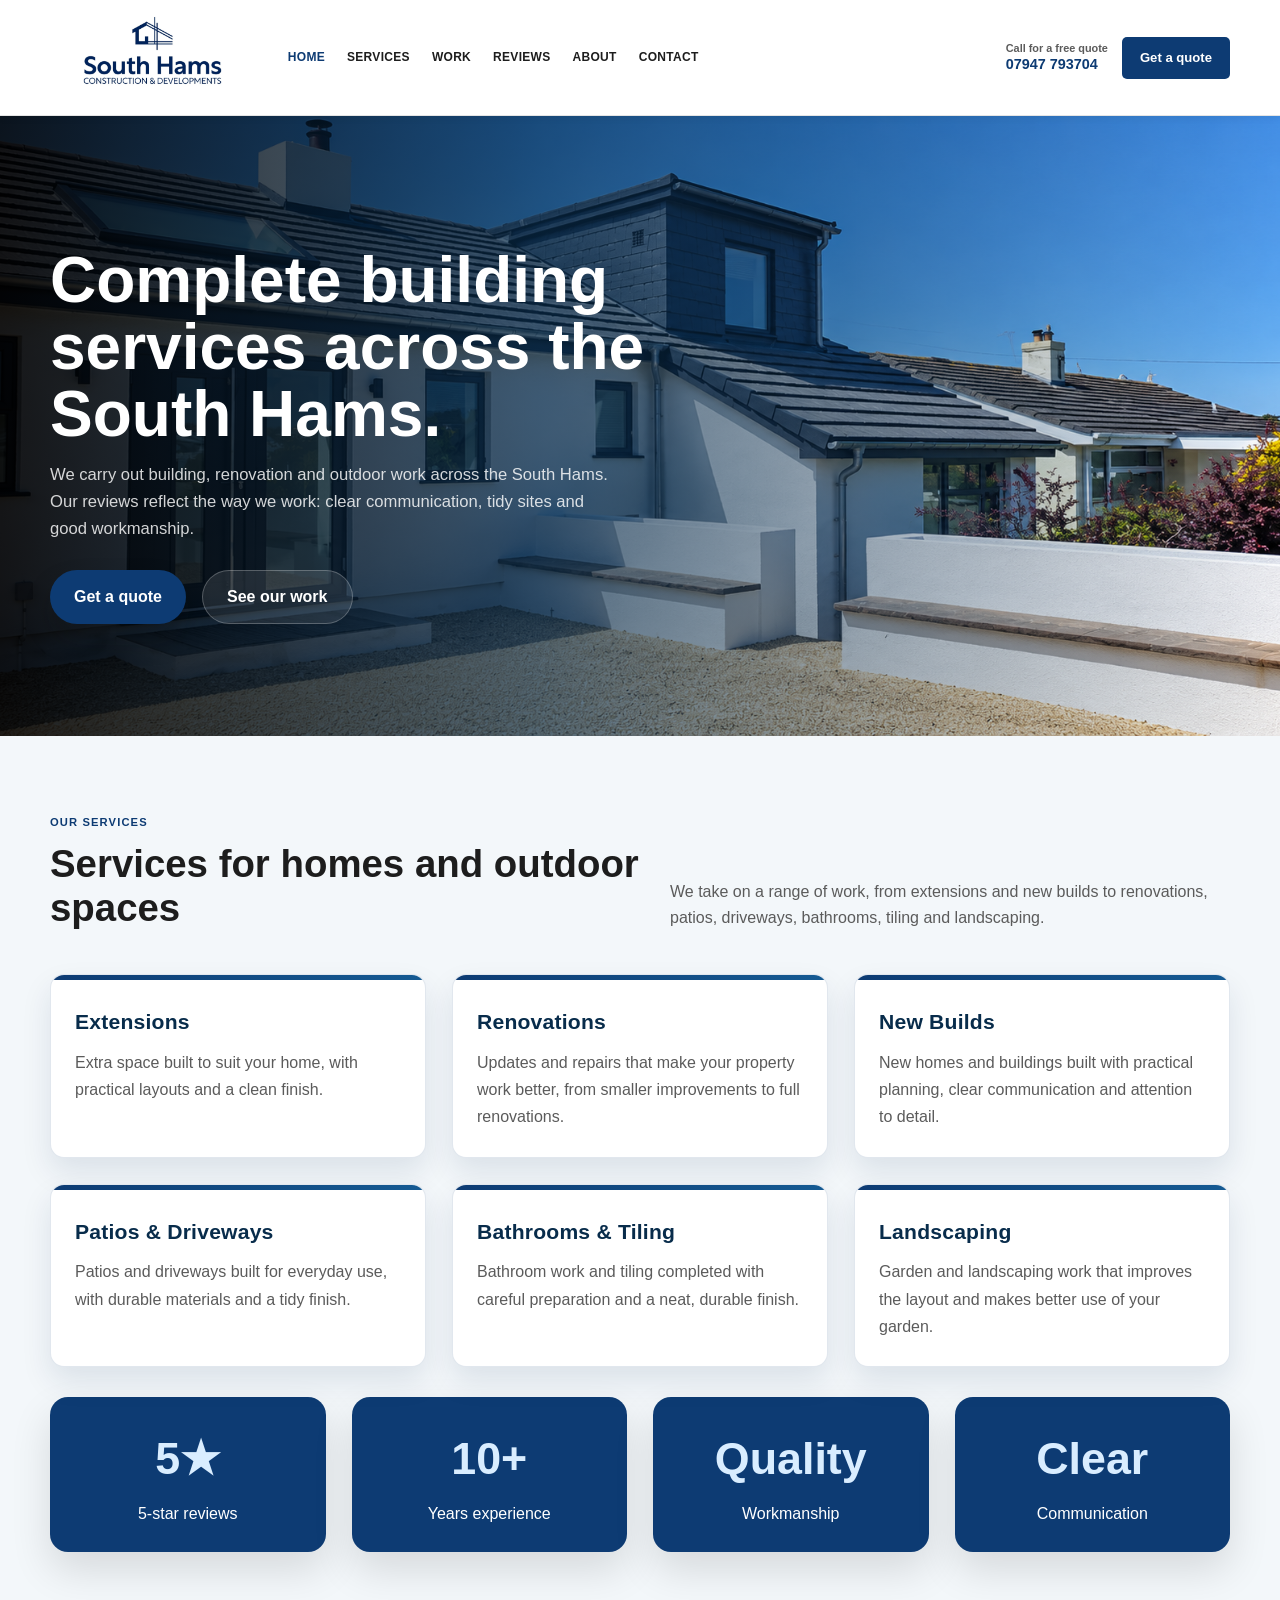
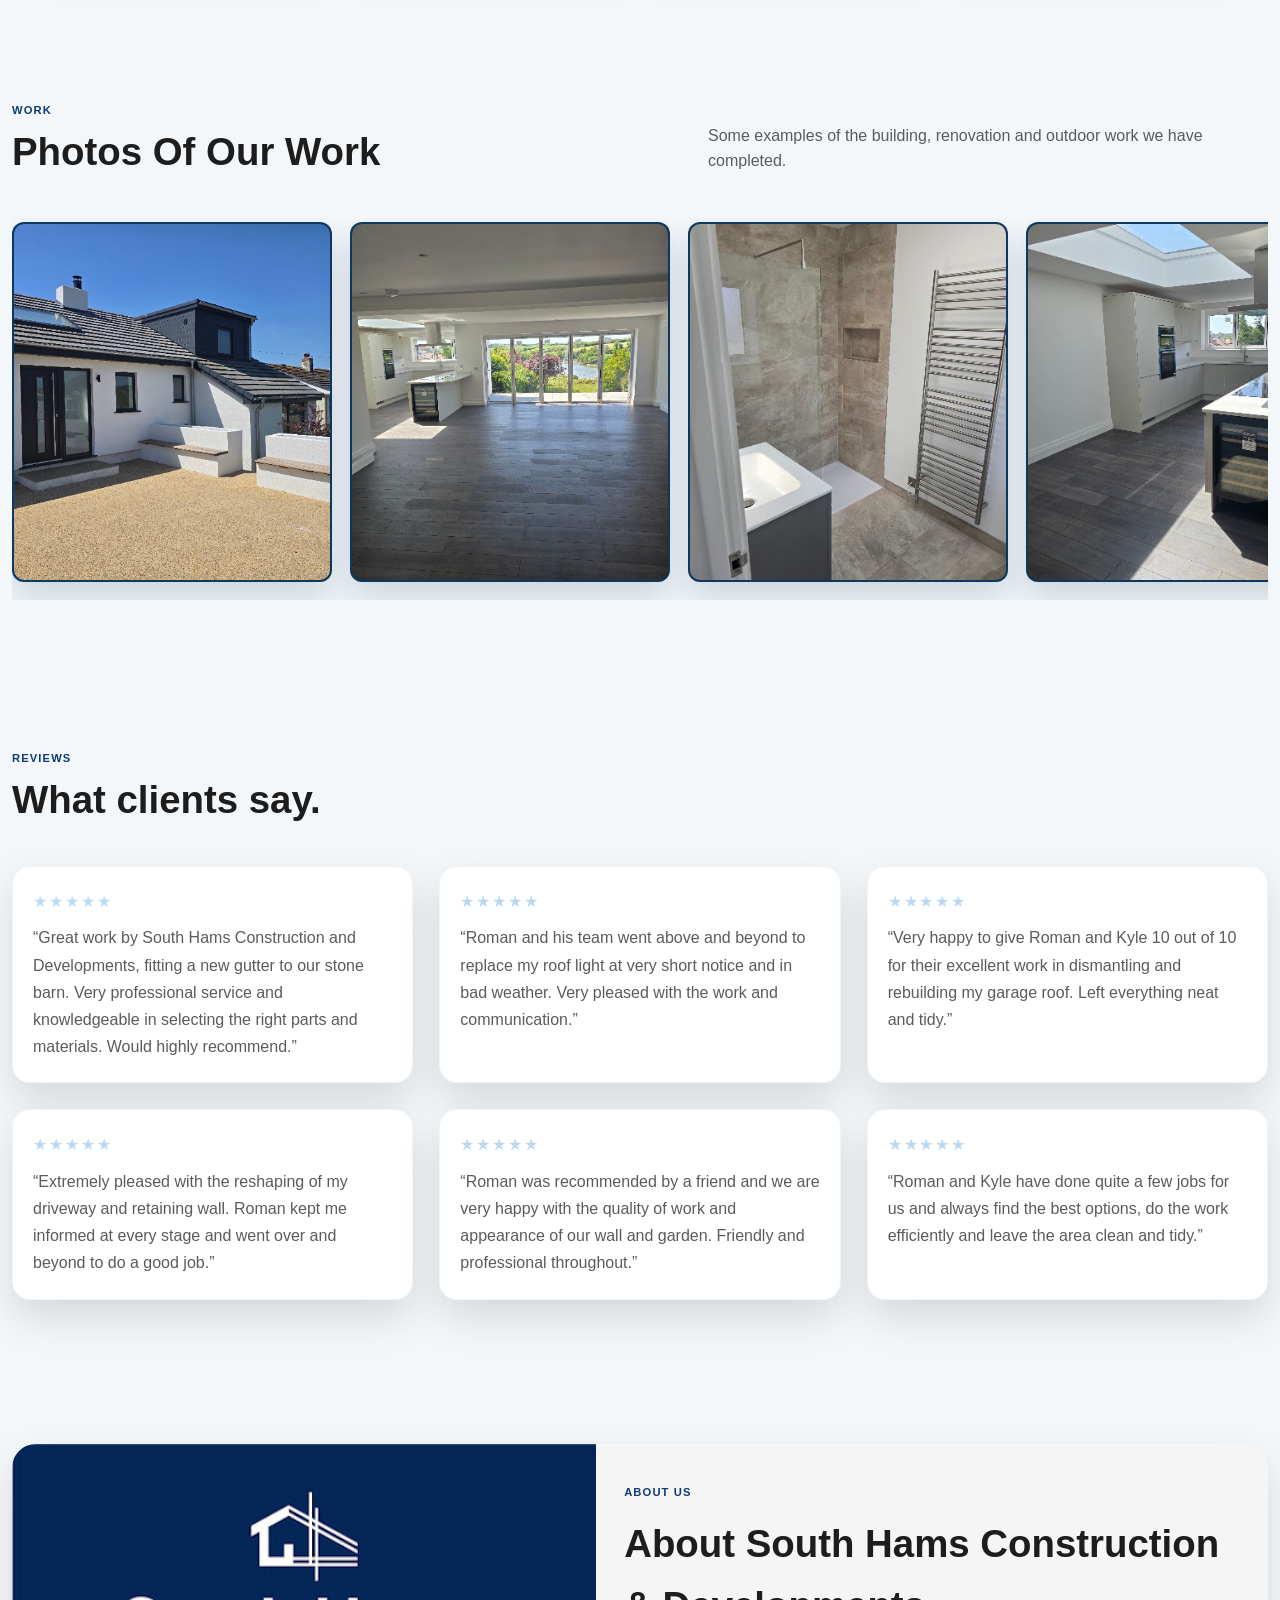
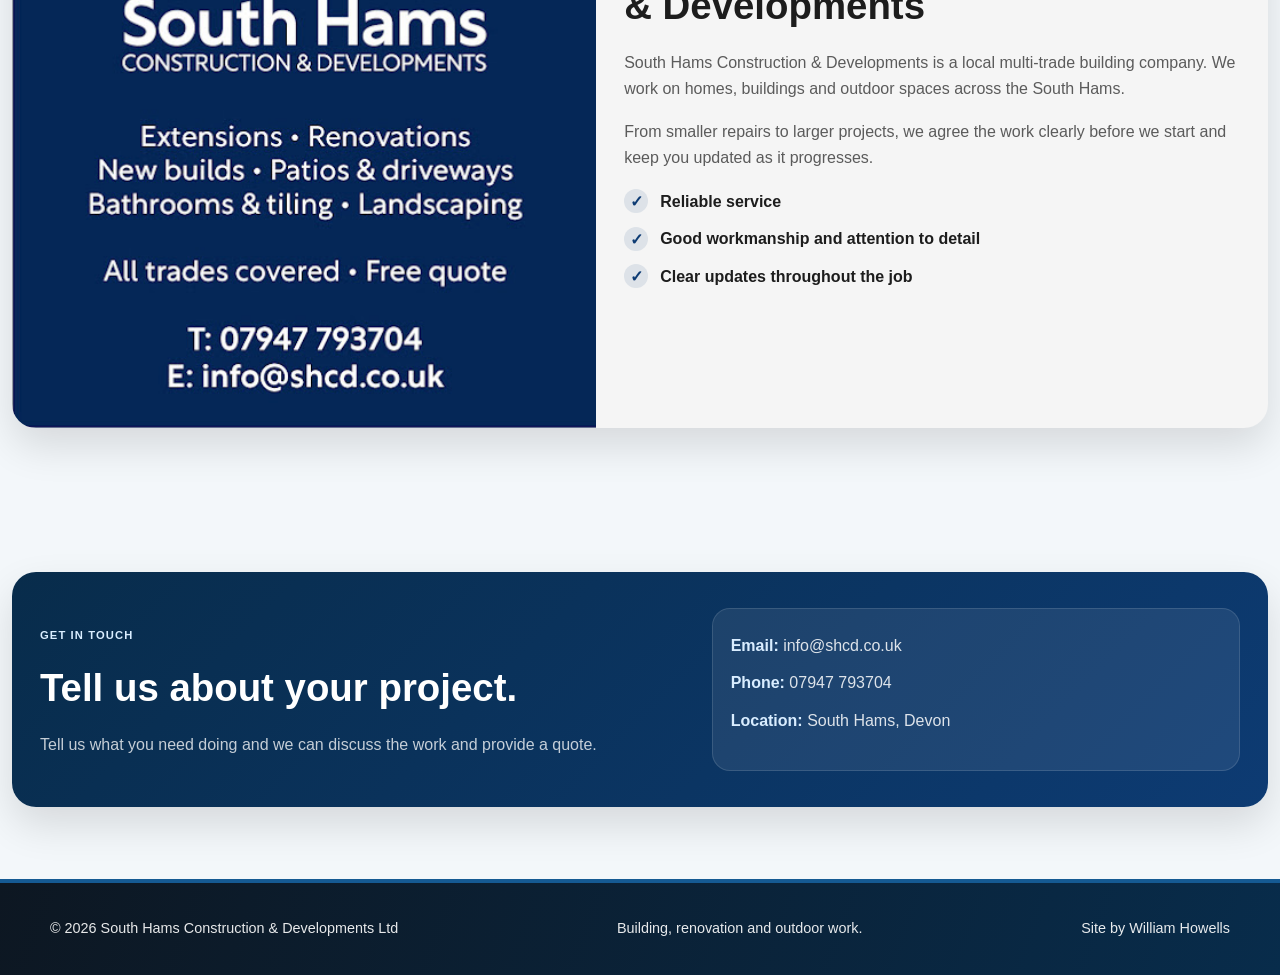
<file: index.html>
<!DOCTYPE html>
<html lang="en">
    <head>
        <meta charset="UTF-8" />
        <link rel="icon" href="Photos/favicon.png" type="image/png" sizes="192x192" />
        <link rel="apple-touch-icon" href="Photos/site-logo.png" />
        <meta name="viewport" content="width=device-width, initial-scale=1.0" />
        <title>South Hams Construction &amp; Developments</title>
        <meta name="description" content="South Hams Construction &amp; Developments delivers multi-trade building, renovation and outdoor work across the South Hams." />
        <meta name="robots" content="index, follow" />
        <meta name="author" content="William Howells" />
        <meta name="theme-color" content="#000000" />
        <meta property="og:type" content="website" />
        <meta property="og:title" content="South Hams Construction and Developments" />
        <meta property="og:description" content="Multi-trade building, renovation and outdoor work across the South Hams." />
        <meta property="og:image" content="https://shcd.co.uk/Photos/site-logo.png" />
        <meta name="twitter:card" content="summary" />
        <meta name="twitter:title" content="South Hams Construction and Developments" />
        <meta name="twitter:description" content="Multi-trade building, renovation and outdoor work across the South Hams." />
        <meta name="twitter:image" content="https://shcd.co.uk/Photos/site-logo.png" />
        <script type="application/ld+json">
        {
            "@context": "https://schema.org",
            "@type": "LocalBusiness",
            "name": "South Hams Construction and Developments",
            "description": "Multi-trade building, renovation and outdoor work across the South Hams.",
            "image": "https://shcd.co.uk/Photos/NavBar.png",
            "logo": "https://shcd.co.uk/Photos/site-logo.png",
            "email": "info@shcd.co.uk",
            "areaServed": {
                "@type": "AdministrativeArea",
                "name": "South Hams, Devon"
            },
            "serviceType": ["Extensions", "Renovations", "New builds", "Patios and driveways", "Bathrooms and tiling", "Landscaping"]
        }
        </script>
        <link rel="stylesheet" href="style.css?v=20261017-logo-fix" />
    </head>
    <body>
        <header class="topbar">
            <div class="container navbar">
                <a href="#home" class="brand" aria-label="South Hams Construction &amp; Developments home">
                    <img src="Photos/Logo6.png?v=20261017-logo-fix" alt="South Hams Construction &amp; Developments logo" />
                </a>

                <button class="nav-toggle" type="button" aria-controls="main-navigation" aria-expanded="false">
                    <span>Menu</span>
                    <span class="nav-toggle-icon" aria-hidden="true"><span></span><span></span><span></span></span>
                </button>

                <nav class="nav-menu" id="main-navigation" aria-label="Main navigation">
                    <div class="nav-links">
                        <a class="active" href="#home">Home</a>
                        <a href="#services">Services</a>
                        <a href="#work">Work</a>
                        <a href="#reviews">Reviews</a>
                        <a href="#about">About</a>
                        <a href="#contact">Contact</a>
                    </div>
                    <div class="nav-actions">
                        <a class="phone-link" href="tel:07947793704">
                            <span class="phone-prompt">Call for a free quote</span>
                            <span>07947 793704</span>
                        </a>
                        <a class="nav-cta" href="#contact">Get a quote</a>
                    </div>
                </nav>
            </div>
        </header>

        <main id="home">
            <section class="hero">
                <div class="container hero-inner">
                    <div class="hero-copy">
                        <h1>Complete building services across the South Hams.</h1>
                        <p>
                            We carry out building, renovation and outdoor work across the South Hams. Our reviews reflect the way we work: clear communication, tidy sites and good workmanship.
                        </p>
                        <div class="hero-actions">
                            <a class="btn btn-primary" href="#contact">Get a quote</a>
                            <a class="btn btn-secondary" href="#work">See our work</a>
                        </div>
                    </div>
                </div>
            </section>

            <section class="section" id="services">
                <div class="container section-inner">
                    <div class="section-heading">
                        <div>
                            <span class="section-tag">Our services</span>
                            <h2>Services for homes and outdoor spaces</h2>
                        </div>
                        <p>
                            We take on a range of work, from extensions and new builds to renovations, patios, driveways, bathrooms, tiling and landscaping.
                        </p>
                    </div>

                    <div class="services-grid">
                        <article class="service-card">
                            <h3>Extensions</h3>
                            <p>Extra space built to suit your home, with practical layouts and a clean finish.</p>
                        </article>

                        <article class="service-card">
                            <h3>Renovations</h3>
                            <p>Updates and repairs that make your property work better, from smaller improvements to full renovations.</p>
                        </article>

                        <article class="service-card">
                            <h3>New Builds</h3>
                            <p>New homes and buildings built with practical planning, clear communication and attention to detail.</p>
                        </article>

                        <article class="service-card">
                            <h3>Patios &amp; Driveways</h3>
                            <p>Patios and driveways built for everyday use, with durable materials and a tidy finish.</p>
                        </article>

                        <article class="service-card">
                            <h3>Bathrooms &amp; Tiling</h3>
                            <p>Bathroom work and tiling completed with careful preparation and a neat, durable finish.</p>
                        </article>

                        <article class="service-card">
                            <h3>Landscaping</h3>
                            <p>Garden and landscaping work that improves the layout and makes better use of your garden.</p>
                        </article>
                    </div>

                    <div class="stats-grid" aria-label="Company highlights">
                        <div class="stat-card">
                            <strong>5★</strong>
                            5-star reviews
                        </div>
                        <div class="stat-card">
                            <strong>10+</strong>
                            Years experience
                        </div>
                        <div class="stat-card">
                            <strong>Quality</strong>
                            Workmanship
                        </div>
                        <div class="stat-card">
                            <strong>Clear</strong>
                            Communication
                        </div>
                    </div>
                </div>
            </section>

            <section class="section" id="work">
                <div class="container section-inner">
                    <div class="section-heading">
                        <div>
                            <span class="section-tag">Work</span>
                            <h2>Photos Of Our Work</h2>
                        </div>
                        <p>
                            Some examples of the building, renovation and outdoor work we have completed.
                        </p>
                    </div>

                    <div class="gallery-grid">
                        <a class="gallery-item" href="Photos/unnamed.jpg" rel="noopener" aria-label="Open full-size image: Construction project"><img src="Photos/unnamed.jpg" alt="Construction project" /></a>
                        <a class="gallery-item" href="Photos/unnamed1.jpg" rel="noopener" aria-label="Open full-size image: Exterior build"><img src="Photos/unnamed1.jpg" alt="Exterior build" /></a>
                        <a class="gallery-item" href="Photos/unnamed3.jpg" rel="noopener" aria-label="Open full-size image: Renovation project"><img src="Photos/unnamed3.jpg" alt="Renovation project" /></a>
                        <a class="gallery-item" href="Photos/unnamed4.jpg" rel="noopener" aria-label="Open full-size image: Patio and structural work"><img src="Photos/unnamed4.jpg" alt="Patio and structural work" /></a>
                        <a class="gallery-item" href="Photos/unnamed5.jpg" rel="noopener" aria-label="Open full-size image: Garden and retaining wall work"><img src="Photos/unnamed5.jpg" alt="Garden and retaining wall work" /></a>
                        <a class="gallery-item" href="Photos/unnamed6.jpg" rel="noopener" aria-label="Open full-size image: Roofing and exterior detail"><img src="Photos/unnamed6.jpg" alt="Roofing and exterior detail" /></a>
                        <a class="gallery-item" href="Photos/unnamed7.jpg" rel="noopener" aria-label="Open full-size image: Building workmanship detail"><img src="Photos/unnamed7.jpg" alt="Building workmanship detail" /></a>
                        <a class="gallery-item" href="Photos/unnamed8.jpg" rel="noopener" aria-label="Open full-size image: Exterior property renovation"><img src="Photos/unnamed8.jpg" alt="Exterior property renovation" /></a>
                        <a class="gallery-item" href="Photos/unnamed9.jpg" rel="noopener" aria-label="Open full-size image: Project detail"><img src="Photos/unnamed9.jpg" alt="Project detail" /></a>
                        <a class="gallery-item" href="Photos/unnamed10.jpg" rel="noopener" aria-label="Open full-size image: Stonework and repair"><img src="Photos/unnamed10.jpg" alt="Stonework and repair" /></a>
                        <a class="gallery-item" href="Photos/unnamed11.jpg" rel="noopener" aria-label="Open full-size image: Construction work detail"><img src="Photos/unnamed11.jpg" alt="Construction work detail" /></a>
                        <a class="gallery-item" href="Photos/unnamed12.jpg" rel="noopener" aria-label="Open full-size image: Property exterior"><img src="Photos/unnamed12.jpg" alt="Property exterior" /></a>
                        <a class="gallery-item" href="Photos/unnamed13.jpg" rel="noopener" aria-label="Open full-size image: Renovation project"><img src="Photos/unnamed13.jpg" alt="Renovation project" /></a>
                        <a class="gallery-item" href="Photos/unnamed14.jpg" rel="noopener" aria-label="Open full-size image: Exterior finish"><img src="Photos/unnamed14.jpg" alt="Exterior finish" /></a>
                        <a class="gallery-item" href="Photos/unnamed15.jpg" rel="noopener" aria-label="Open full-size image: Patio build"><img src="Photos/unnamed15.jpg" alt="Patio build" /></a>
                        <a class="gallery-item" href="Photos/unnamed16.jpg" rel="noopener" aria-label="Open full-size image: Building exterior"><img src="Photos/unnamed16.jpg" alt="Building exterior" /></a>
                        <a class="gallery-item" href="Photos/unnamed17.jpg" rel="noopener" aria-label="Open full-size image: Building project"><img src="Photos/unnamed17.jpg" alt="Building project" /></a>
                        <a class="gallery-item" href="Photos/unnamed18.jpg" rel="noopener" aria-label="Open full-size image: Construction project"><img src="Photos/unnamed18.jpg" alt="Construction project" /></a>
                        <a class="gallery-item" href="Photos/unnamed19.jpg" rel="noopener" aria-label="Open full-size image: Exterior project"><img src="Photos/unnamed19.jpg" alt="Exterior project" /></a>
                        <a class="gallery-item" href="Photos/unnamed20.jpg" rel="noopener" aria-label="Open full-size image: Property improvement"><img src="Photos/unnamed20.jpg" alt="Property improvement" /></a>
                        <a class="gallery-item" href="Photos/unnamed21.jpg" rel="noopener" aria-label="Open full-size image: Building work"><img src="Photos/unnamed21.jpg" alt="Building work" /></a>
                        <a class="gallery-item" href="Photos/unnamed22.jpg" rel="noopener" aria-label="Open full-size image: Renovation work"><img src="Photos/unnamed22.jpg" alt="Renovation work" /></a>
                        <a class="gallery-item" href="Photos/unnamed23.jpg" rel="noopener" aria-label="Open full-size image: Outdoor improvement"><img src="Photos/unnamed23.jpg" alt="Outdoor improvement" /></a>
                        <a class="gallery-item" href="Photos/unamed24.jpg" rel="noopener" aria-label="Open full-size image: Construction project"><img src="Photos/unamed24.jpg" alt="Construction project" loading="lazy" /></a>
                        <a class="gallery-item" href="Photos/unnamed25.jpg" rel="noopener" aria-label="Open full-size image: Building project"><img src="Photos/unnamed25.jpg" alt="Building project" loading="lazy" /></a>
                        <a class="gallery-item" href="Photos/unamed26.jpg" rel="noopener" aria-label="Open full-size image: Renovation project"><img src="Photos/unamed26.jpg" alt="Renovation project" loading="lazy" /></a>
                        <a class="gallery-item" href="Photos/unamed27.jpg" rel="noopener" aria-label="Open full-size image: Outdoor improvement"><img src="Photos/unamed27.jpg" alt="Outdoor improvement" loading="lazy" /></a>
                    </div>
                </div>
            </section>

            <section class="section" id="reviews">
                <div class="container section-inner">
                    <div class="section-heading">
                        <div>
                            <span class="section-tag">Reviews</span>
                            <h2>What clients say.</h2>
                        </div>
                    </div>

                    <div class="review-grid">
                        <article class="review-card">
                            <div class="review-stars">★★★★★</div>
                            <p>“Great work by South Hams Construction and Developments, fitting a new gutter to our stone barn. Very professional service and knowledgeable in selecting the right parts and materials. Would highly recommend.”</p>
                        </article>
                        <article class="review-card">
                            <div class="review-stars">★★★★★</div>
                            <p>“Roman and his team went above and beyond to replace my roof light at very short notice and in bad weather. Very pleased with the work and communication.”</p>
                        </article>
                        <article class="review-card">
                            <div class="review-stars">★★★★★</div>
                            <p>“Very happy to give Roman and Kyle 10 out of 10 for their excellent work in dismantling and rebuilding my garage roof. Left everything neat and tidy.”</p>
                        </article>
                        <article class="review-card">
                            <div class="review-stars">★★★★★</div>
                            <p>“Extremely pleased with the reshaping of my driveway and retaining wall. Roman kept me informed at every stage and went over and beyond to do a good job.”</p>
                        </article>
                        <article class="review-card">
                            <div class="review-stars">★★★★★</div>
                            <p>“Roman was recommended by a friend and we are very happy with the quality of work and appearance of our wall and garden. Friendly and professional throughout.”</p>
                        </article>
                        <article class="review-card">
                            <div class="review-stars">★★★★★</div>
                            <p>“Roman and Kyle have done quite a few jobs for us and always find the best options, do the work efficiently and leave the area clean and tidy.”</p>
                        </article>
                    </div>
                </div>
            </section>

            <section class="section" id="about">
                <div class="container about-wrap">
                    <div class="about-grid">
                        <div class="about-image">
                            <img src="Photos/Logo2.jpg" alt="South Hams Construction &amp; Developments company branding" />
                        </div>

                        <div class="about-copy">
                            <span class="section-tag">About us</span>
                            <h3>About South Hams Construction &amp; Developments</h3>
                            <p>
                                South Hams Construction &amp; Developments is a local multi-trade building company. We work on homes, buildings and outdoor spaces across the South Hams.
                            </p>
                            <p>
                                From smaller repairs to larger projects, we agree the work clearly before we start and keep you updated as it progresses.
                            </p>
                            <ul class="check-list">
                                <li>Reliable service</li>
                                <li>Good workmanship and attention to detail</li>
                                <li>Clear updates throughout the job</li>
                            </ul>
                        </div>
                    </div>
                </div>
            </section>

            <section class="section" id="contact">
                <div class="container contact">
                    <div class="contact-grid">
                        <div class="contact-copy">
                            <span class="section-tag" style="color: var(--brand-gold-soft);">Get in touch</span>
                            <h2>Tell us about your project.</h2>
                            <p>
                                Tell us what you need doing and we can discuss the work and provide a quote.
                            </p>
                        </div>

                        <div class="contact-card">
                            <p><strong>Email:</strong> <a href="mailto:info@shcd.co.uk">info@shcd.co.uk</a></p>
                            <p><strong>Phone:</strong> <a href="tel:07947793704">07947 793704</a></p>
                            <p><strong>Location:</strong> South Hams, Devon</p>
                        </div>
                    </div>
                </div>
            </section>
        </main>

        <div class="lightbox" id="lightbox" role="dialog" aria-modal="true" aria-label="Image preview" hidden>
            <button class="lightbox-close" id="lightbox-close" type="button" aria-label="Close image preview">&times;</button>
            <img class="lightbox-image" id="lightbox-image" alt="" />
        </div>

        <footer>
            <div class="container footer-inner">
                <span>© 2026 South Hams Construction &amp; Developments Ltd</span>
                <span>Building, renovation and outdoor work.</span>
                <span>Site by William Howells</span>
            </div>
        </footer>
        <script>
            const galleryLinks = document.querySelectorAll(".gallery-item");
            const lightbox = document.getElementById("lightbox");
            const lightboxImage = document.getElementById("lightbox-image");
            const lightboxClose = document.getElementById("lightbox-close");
            const navToggle = document.querySelector(".nav-toggle");
            const navMenu = document.getElementById("main-navigation");
            let lastFocusedGalleryItem;

            function closeNavigation(returnFocus = false) {
                navMenu.classList.remove("is-open");
                navToggle.setAttribute("aria-expanded", "false");
                if (returnFocus) navToggle.focus();
            }

            navToggle.addEventListener("click", () => {
                const isOpen = navToggle.getAttribute("aria-expanded") === "true";
                navToggle.setAttribute("aria-expanded", String(!isOpen));
                navMenu.classList.toggle("is-open", !isOpen);
            });

            navMenu.querySelectorAll("a").forEach((link) => {
                link.addEventListener("click", () => closeNavigation());
            });

            function closeLightbox() {
                lightbox.hidden = true;
                document.body.classList.remove("lightbox-open");
                if (lastFocusedGalleryItem) lastFocusedGalleryItem.focus();
            }

            galleryLinks.forEach((galleryLink) => {
                galleryLink.addEventListener("click", (event) => {
                    event.preventDefault();
                    lastFocusedGalleryItem = galleryLink;
                    lightboxImage.src = galleryLink.href;
                    lightboxImage.alt = galleryLink.querySelector("img").alt;
                    lightbox.hidden = false;
                    document.body.classList.add("lightbox-open");
                    lightboxClose.focus();
                });
            });

            lightboxClose.addEventListener("click", closeLightbox);
            lightbox.addEventListener("click", (event) => {
                if (event.target === lightbox) closeLightbox();
            });
            document.addEventListener("keydown", (event) => {
                if (event.key === "Escape" && !lightbox.hidden) closeLightbox();
                if (event.key === "Escape" && navToggle.getAttribute("aria-expanded") === "true") {
                    closeNavigation(true);
                }
            });

            window.addEventListener("resize", () => {
                if (window.innerWidth > 1040) closeNavigation();
            });
        </script>
    </body>
</html>
</file>
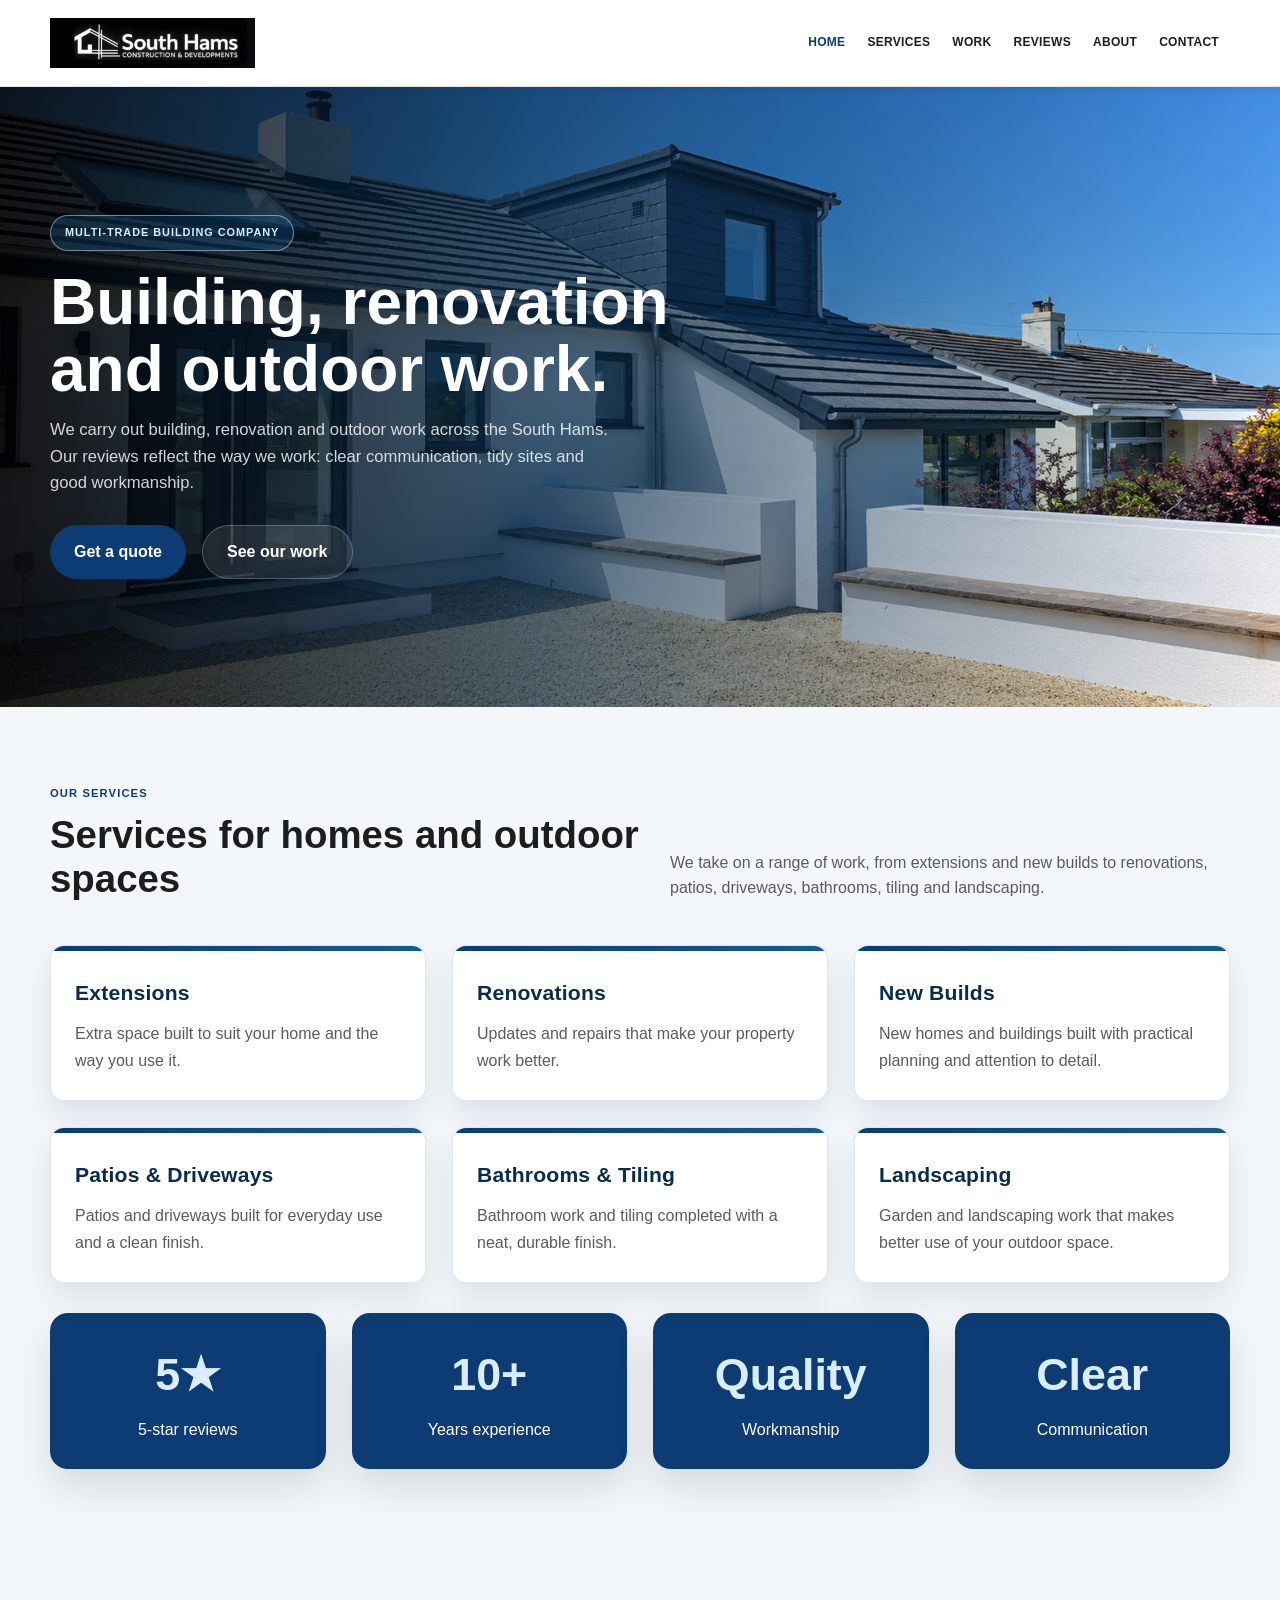
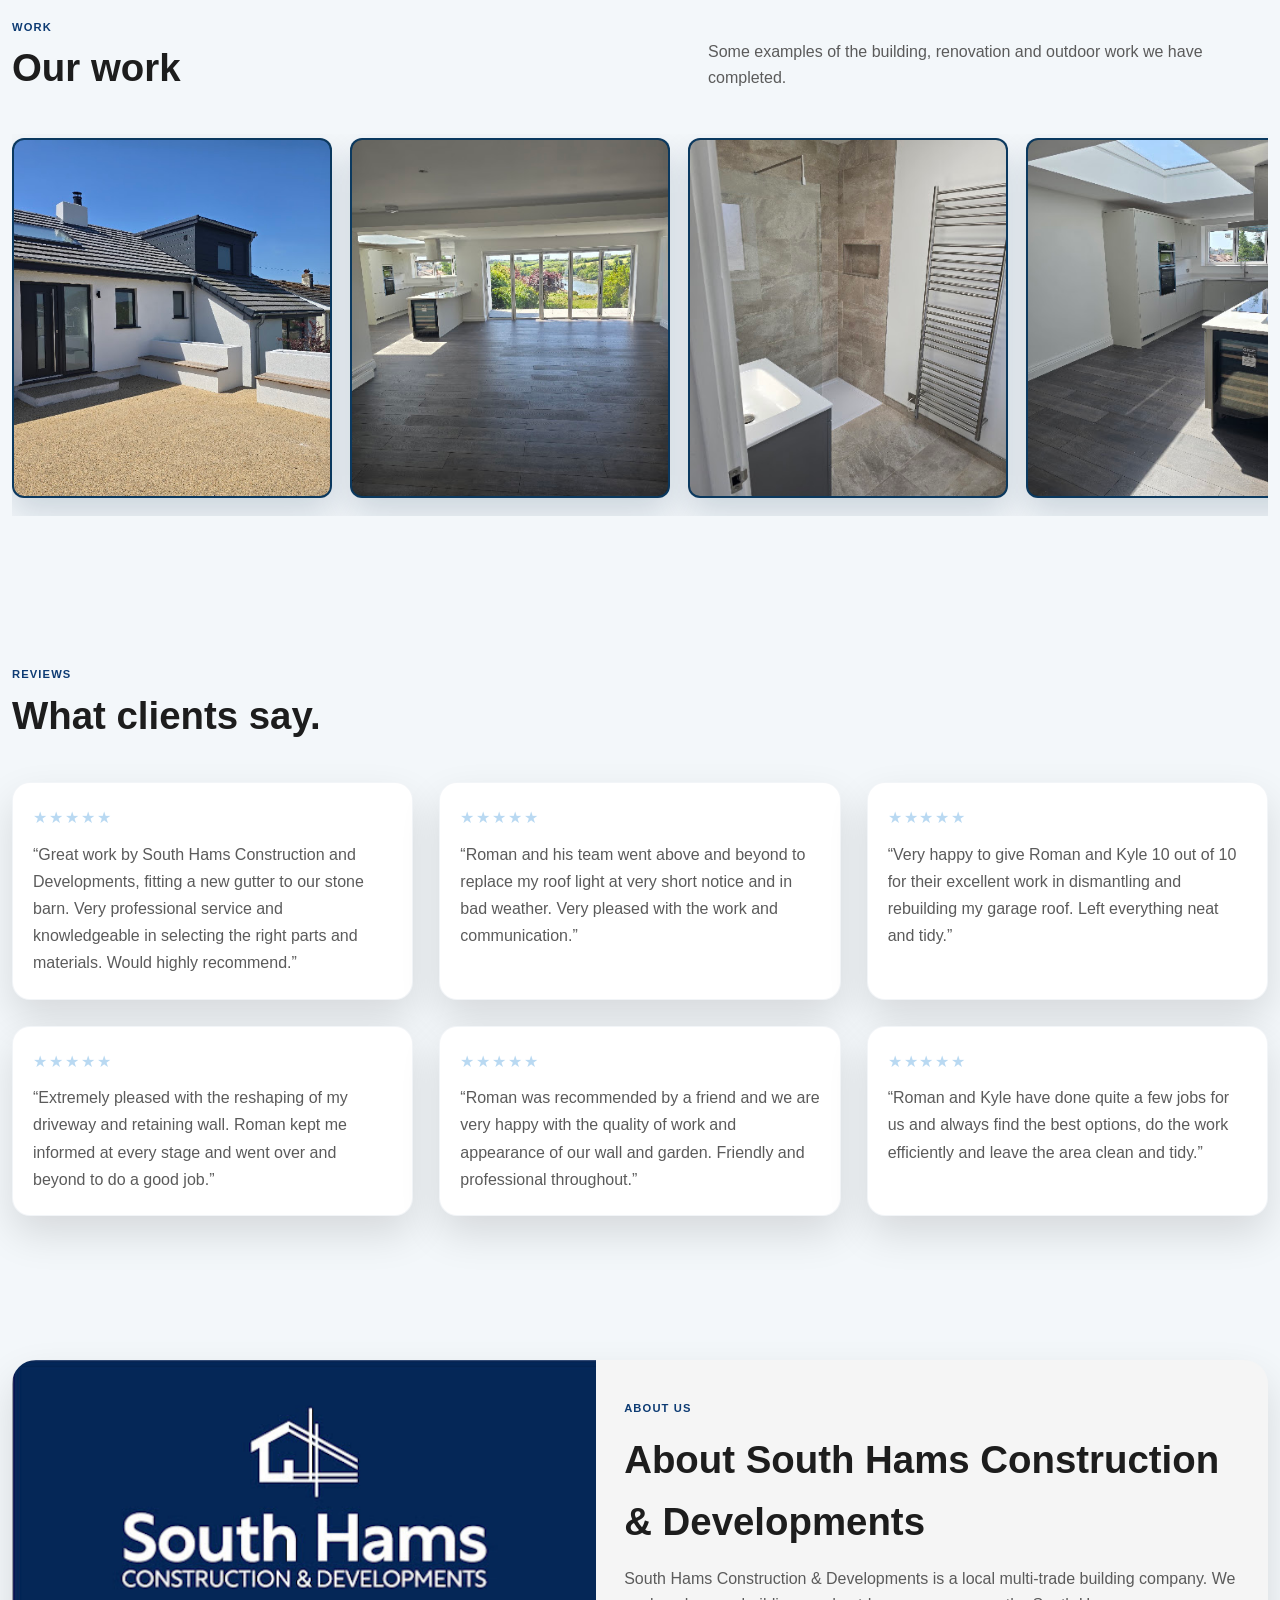
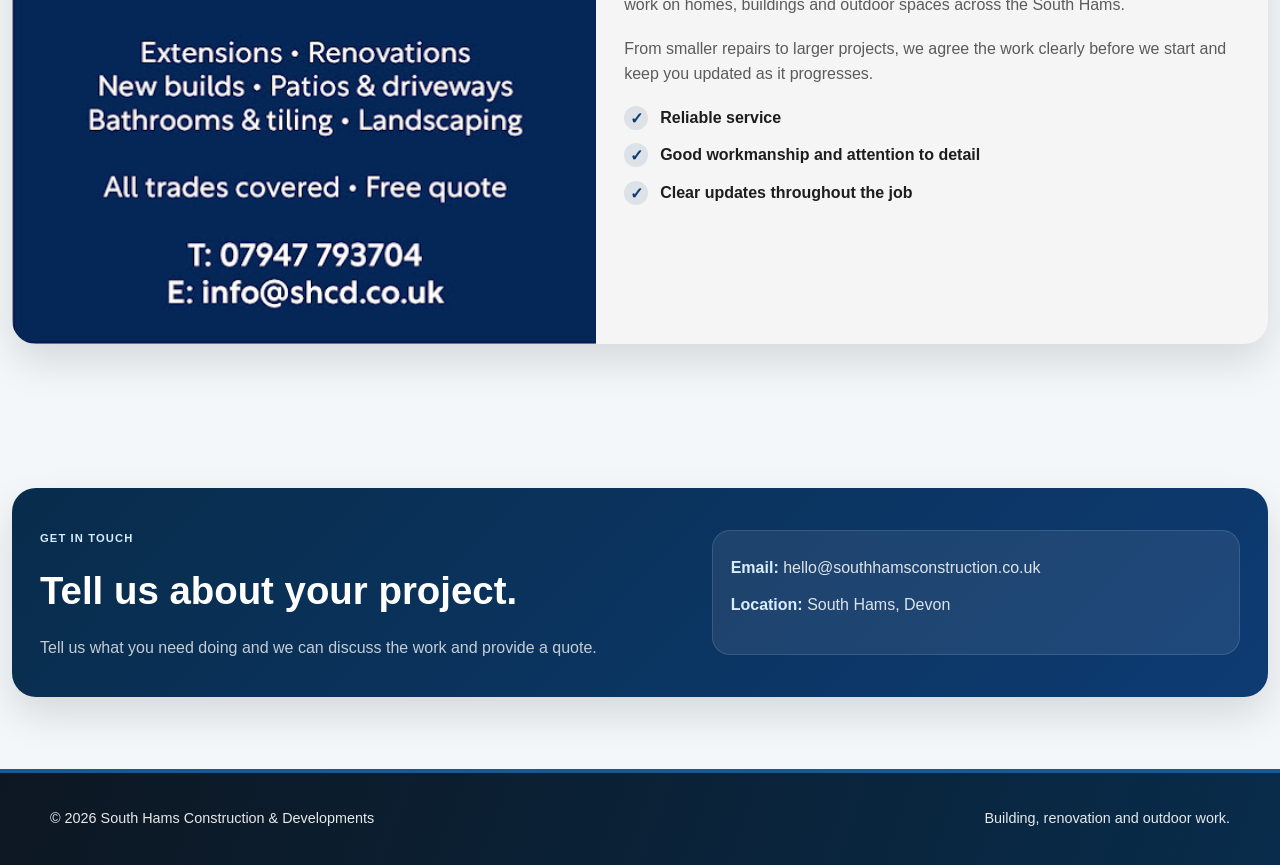
<file: Main.html>
<!DOCTYPE html>
<html lang="en">
    <head>
        <meta charset="UTF-8" />
        <meta name="viewport" content="width=device-width, initial-scale=1.0" />
        <title>South Hams Construction &amp; Developments</title>
        <meta name="description" content="South Hams Construction &amp; Developments delivers multi-trade building, renovation and outdoor work across the South Hams." />
        <meta name="robots" content="index, follow" />
        <meta name="author" content="South Hams Construction and Developments" />
        <meta name="theme-color" content="#000000" />
        <meta property="og:type" content="website" />
        <meta property="og:title" content="South Hams Construction and Developments" />
        <meta property="og:description" content="Multi-trade building, renovation and outdoor work across the South Hams." />
        <meta property="og:image" content="Photos/Logo3.png" />
        <meta name="twitter:card" content="summary" />
        <meta name="twitter:title" content="South Hams Construction and Developments" />
        <meta name="twitter:description" content="Multi-trade building, renovation and outdoor work across the South Hams." />
        <script type="application/ld+json">
        {
            "@context": "https://schema.org",
            "@type": "LocalBusiness",
            "name": "South Hams Construction and Developments",
            "description": "Multi-trade building, renovation and outdoor work across the South Hams.",
            "image": "Photos/Logo3.png",
            "email": "hello.co.uk",
            "areaServed": {
                "@type": "AdministrativeArea",
                "name": "South Hams, Devon"
            },
            "serviceType": ["Extensions", "Renovations", "New builds", "Patios and driveways", "Bathrooms and tiling", "Landscaping"]
        }
        </script>
        <link rel="stylesheet" href="style.css" />
    </head>
    <body>
        <header class="topbar">
            <div class="container navbar">
                <a href="#home" class="brand" aria-label="South Hams Construction &amp; Developments home">
                    <img src="Photos/Logo3.png" alt="South Hams Construction &amp; Developments logo" />
                </a>

                <nav class="nav-links" aria-label="Main navigation">
                    <a class="active" href="#home">Home</a>
                    <a href="#services">Services</a>
                    <a href="#work">Work</a>
                    <a href="#reviews">Reviews</a>
                    <a href="#about">About</a>
                    <a href="#contact">Contact</a>
                </nav>
            </div>
        </header>

        <main id="home">
            <section class="hero">
                <div class="container hero-inner">
                    <div class="hero-copy">
                        <span class="eyebrow">Multi-trade building company</span>
                        <h1>Building, renovation and outdoor work.</h1>
                        <p>
                            We carry out building, renovation and outdoor work across the South Hams. Our reviews reflect the way we work: clear communication, tidy sites and good workmanship.
                        </p>
                        <div class="hero-actions">
                            <a class="btn btn-primary" href="#contact">Get a quote</a>
                            <a class="btn btn-secondary" href="#work">See our work</a>
                        </div>
                    </div>
                </div>
            </section>

            <section class="section" id="services">
                <div class="container section-inner">
                    <div class="section-heading">
                        <div>
                            <span class="section-tag">Our services</span>
                            <h2>Services for homes and outdoor spaces</h2>
                        </div>
                        <p>
                            We take on a range of work, from extensions and new builds to renovations, patios, driveways, bathrooms, tiling and landscaping.
                        </p>
                    </div>

                    <div class="services-grid">
                        <article class="service-card">
                            <h3>Extensions</h3>
                            <p>Extra space built to suit your home and the way you use it.</p>
                        </article>

                        <article class="service-card">
                            <h3>Renovations</h3>
                            <p>Updates and repairs that make your property work better.</p>
                        </article>

                        <article class="service-card">
                            <h3>New Builds</h3>
                            <p>New homes and buildings built with practical planning and attention to detail.</p>
                        </article>

                        <article class="service-card">
                            <h3>Patios &amp; Driveways</h3>
                            <p>Patios and driveways built for everyday use and a clean finish.</p>
                        </article>

                        <article class="service-card">
                            <h3>Bathrooms &amp; Tiling</h3>
                            <p>Bathroom work and tiling completed with a neat, durable finish.</p>
                        </article>

                        <article class="service-card">
                            <h3>Landscaping</h3>
                            <p>Garden and landscaping work that makes better use of your outdoor space.</p>
                        </article>
                    </div>

                    <div class="stats-grid" aria-label="Company highlights">
                        <div class="stat-card">
                            <strong>5★</strong>
                            5-star reviews
                        </div>
                        <div class="stat-card">
                            <strong>10+</strong>
                            Years experience
                        </div>
                        <div class="stat-card">
                            <strong>Quality</strong>
                            Workmanship
                        </div>
                        <div class="stat-card">
                            <strong>Clear</strong>
                            Communication
                        </div>
                    </div>
                </div>
            </section>

            <section class="section" id="work">
                <div class="container section-inner">
                    <div class="section-heading">
                        <div>
                            <span class="section-tag">Work</span>
                            <h2>Our work</h2>
                        </div>
                        <p>
                            Some examples of the building, renovation and outdoor work we have completed.
                        </p>
                    </div>

                    <div class="gallery-grid">
                        <a class="gallery-item" href="Photos/unnamed.jpg" rel="noopener" aria-label="Open full-size image: Construction project"><img src="Photos/unnamed.jpg" alt="Construction project" /></a>
                        <a class="gallery-item" href="Photos/unnamed1.jpg" rel="noopener" aria-label="Open full-size image: Exterior build"><img src="Photos/unnamed1.jpg" alt="Exterior build" /></a>
                        <a class="gallery-item" href="Photos/unnamed3.jpg" rel="noopener" aria-label="Open full-size image: Renovation project"><img src="Photos/unnamed3.jpg" alt="Renovation project" /></a>
                        <a class="gallery-item" href="Photos/unnamed4.jpg" rel="noopener" aria-label="Open full-size image: Patio and structural work"><img src="Photos/unnamed4.jpg" alt="Patio and structural work" /></a>
                        <a class="gallery-item" href="Photos/unnamed5.jpg" rel="noopener" aria-label="Open full-size image: Garden and retaining wall work"><img src="Photos/unnamed5.jpg" alt="Garden and retaining wall work" /></a>
                        <a class="gallery-item" href="Photos/unnamed6.jpg" rel="noopener" aria-label="Open full-size image: Roofing and exterior detail"><img src="Photos/unnamed6.jpg" alt="Roofing and exterior detail" /></a>
                        <a class="gallery-item" href="Photos/unnamed7.jpg" rel="noopener" aria-label="Open full-size image: Building workmanship detail"><img src="Photos/unnamed7.jpg" alt="Building workmanship detail" /></a>
                        <a class="gallery-item" href="Photos/unnamed8.jpg" rel="noopener" aria-label="Open full-size image: Exterior property renovation"><img src="Photos/unnamed8.jpg" alt="Exterior property renovation" /></a>
                        <a class="gallery-item" href="Photos/unnamed9.jpg" rel="noopener" aria-label="Open full-size image: Project detail"><img src="Photos/unnamed9.jpg" alt="Project detail" /></a>
                        <a class="gallery-item" href="Photos/unnamed10.jpg" rel="noopener" aria-label="Open full-size image: Stonework and repair"><img src="Photos/unnamed10.jpg" alt="Stonework and repair" /></a>
                        <a class="gallery-item" href="Photos/unnamed11.jpg" rel="noopener" aria-label="Open full-size image: Construction work detail"><img src="Photos/unnamed11.jpg" alt="Construction work detail" /></a>
                        <a class="gallery-item" href="Photos/unnamed12.jpg" rel="noopener" aria-label="Open full-size image: Property exterior"><img src="Photos/unnamed12.jpg" alt="Property exterior" /></a>
                        <a class="gallery-item" href="Photos/unnamed13.jpg" rel="noopener" aria-label="Open full-size image: Renovation project"><img src="Photos/unnamed13.jpg" alt="Renovation project" /></a>
                        <a class="gallery-item" href="Photos/unnamed14.jpg" rel="noopener" aria-label="Open full-size image: Exterior finish"><img src="Photos/unnamed14.jpg" alt="Exterior finish" /></a>
                        <a class="gallery-item" href="Photos/unnamed15.jpg" rel="noopener" aria-label="Open full-size image: Patio build"><img src="Photos/unnamed15.jpg" alt="Patio build" /></a>
                        <a class="gallery-item" href="Photos/unnamed16.jpg" rel="noopener" aria-label="Open full-size image: Building exterior"><img src="Photos/unnamed16.jpg" alt="Building exterior" /></a>
                        <a class="gallery-item" href="Photos/unnamed17.jpg" rel="noopener" aria-label="Open full-size image: Building project"><img src="Photos/unnamed17.jpg" alt="Building project" /></a>
                        <a class="gallery-item" href="Photos/unnamed18.jpg" rel="noopener" aria-label="Open full-size image: Construction project"><img src="Photos/unnamed18.jpg" alt="Construction project" /></a>
                        <a class="gallery-item" href="Photos/unnamed19.jpg" rel="noopener" aria-label="Open full-size image: Exterior project"><img src="Photos/unnamed19.jpg" alt="Exterior project" /></a>
                        <a class="gallery-item" href="Photos/unnamed20.jpg" rel="noopener" aria-label="Open full-size image: Property improvement"><img src="Photos/unnamed20.jpg" alt="Property improvement" /></a>
                        <a class="gallery-item" href="Photos/unnamed21.jpg" rel="noopener" aria-label="Open full-size image: Building work"><img src="Photos/unnamed21.jpg" alt="Building work" /></a>
                        <a class="gallery-item" href="Photos/unnamed22.jpg" rel="noopener" aria-label="Open full-size image: Renovation work"><img src="Photos/unnamed22.jpg" alt="Renovation work" /></a>
                        <a class="gallery-item" href="Photos/unnamed23.jpg" rel="noopener" aria-label="Open full-size image: Outdoor improvement"><img src="Photos/unnamed23.jpg" alt="Outdoor improvement" /></a>
                    </div>
                </div>
            </section>

            <section class="section" id="reviews">
                <div class="container section-inner">
                    <div class="section-heading">
                        <div>
                            <span class="section-tag">Reviews</span>
                            <h2>What clients say.</h2>
                        </div>
                    </div>

                    <div class="review-grid">
                        <article class="review-card">
                            <div class="review-stars">★★★★★</div>
                            <p>“Great work by South Hams Construction and Developments, fitting a new gutter to our stone barn. Very professional service and knowledgeable in selecting the right parts and materials. Would highly recommend.”</p>
                        </article>
                        <article class="review-card">
                            <div class="review-stars">★★★★★</div>
                            <p>“Roman and his team went above and beyond to replace my roof light at very short notice and in bad weather. Very pleased with the work and communication.”</p>
                        </article>
                        <article class="review-card">
                            <div class="review-stars">★★★★★</div>
                            <p>“Very happy to give Roman and Kyle 10 out of 10 for their excellent work in dismantling and rebuilding my garage roof. Left everything neat and tidy.”</p>
                        </article>
                        <article class="review-card">
                            <div class="review-stars">★★★★★</div>
                            <p>“Extremely pleased with the reshaping of my driveway and retaining wall. Roman kept me informed at every stage and went over and beyond to do a good job.”</p>
                        </article>
                        <article class="review-card">
                            <div class="review-stars">★★★★★</div>
                            <p>“Roman was recommended by a friend and we are very happy with the quality of work and appearance of our wall and garden. Friendly and professional throughout.”</p>
                        </article>
                        <article class="review-card">
                            <div class="review-stars">★★★★★</div>
                            <p>“Roman and Kyle have done quite a few jobs for us and always find the best options, do the work efficiently and leave the area clean and tidy.”</p>
                        </article>
                    </div>
                </div>
            </section>

            <section class="section" id="about">
                <div class="container about-wrap">
                    <div class="about-grid">
                        <div class="about-image">
                            <img src="Photos/Logo2.jpg" alt="South Hams Construction &amp; Developments company branding" />
                        </div>

                        <div class="about-copy">
                            <span class="section-tag">About us</span>
                            <h3>About South Hams Construction &amp; Developments</h3>
                            <p>
                                South Hams Construction &amp; Developments is a local multi-trade building company. We work on homes, buildings and outdoor spaces across the South Hams.
                            </p>
                            <p>
                                From smaller repairs to larger projects, we agree the work clearly before we start and keep you updated as it progresses.
                            </p>
                            <ul class="check-list">
                                <li>Reliable service</li>
                                <li>Good workmanship and attention to detail</li>
                                <li>Clear updates throughout the job</li>
                            </ul>
                        </div>
                    </div>
                </div>
            </section>

            <section class="section" id="contact">
                <div class="container contact">
                    <div class="contact-grid">
                        <div class="contact-copy">
                            <span class="section-tag" style="color: var(--brand-gold-soft);">Get in touch</span>
                            <h2>Tell us about your project.</h2>
                            <p>
                                Tell us what you need doing and we can discuss the work and provide a quote.
                            </p>
                        </div>

                        <div class="contact-card">
                            <p><strong>Email:</strong> <a href="mailto:hello@southhamsconstruction.co.uk">hello@southhamsconstruction.co.uk</a></p>
                            <p><strong>Location:</strong> South Hams, Devon</p>
                        </div>
                    </div>
                </div>
            </section>
        </main>

        <div class="lightbox" id="lightbox" role="dialog" aria-modal="true" aria-label="Image preview" hidden>
            <button class="lightbox-close" id="lightbox-close" type="button" aria-label="Close image preview">&times;</button>
            <img class="lightbox-image" id="lightbox-image" alt="" />
        </div>

        <footer>
            <div class="container footer-inner">
                <span>© 2026 South Hams Construction &amp; Developments</span>
                <span>Building, renovation and outdoor work.</span>
            </div>
        </footer>
        <script>
            const galleryLinks = document.querySelectorAll(".gallery-item");
            const lightbox = document.getElementById("lightbox");
            const lightboxImage = document.getElementById("lightbox-image");
            const lightboxClose = document.getElementById("lightbox-close");
            let lastFocusedGalleryItem;

            function closeLightbox() {
                lightbox.hidden = true;
                document.body.classList.remove("lightbox-open");
                if (lastFocusedGalleryItem) lastFocusedGalleryItem.focus();
            }

            galleryLinks.forEach((galleryLink) => {
                galleryLink.addEventListener("click", (event) => {
                    event.preventDefault();
                    lastFocusedGalleryItem = galleryLink;
                    lightboxImage.src = galleryLink.href;
                    lightboxImage.alt = galleryLink.querySelector("img").alt;
                    lightbox.hidden = false;
                    document.body.classList.add("lightbox-open");
                    lightboxClose.focus();
                });
            });

            lightboxClose.addEventListener("click", closeLightbox);
            lightbox.addEventListener("click", (event) => {
                if (event.target === lightbox) closeLightbox();
            });
            document.addEventListener("keydown", (event) => {
                if (event.key === "Escape" && !lightbox.hidden) closeLightbox();
            });
        </script>
    </body>
</html>
</file>
<file: style.css>
:root {
    --brand-black: #000000;
    --brand-black-soft: #111111;
    --brand-blue: #0d3b73;
    --brand-blue-deep: #082c4b;
    --brand-blue-mid: #155a93;
    --brand-blue-light: #e8f1f8;
    --brand-gold: #b9d9f2;
    --brand-gold-soft: #d9edff;
    --text: #1d1d1d;
    --muted: #5b5b5b;
    --white: #ffffff;
    --panel: #f5f5f5;
    --shadow: 0 18px 40px rgba(0, 0, 0, 0.12);
}

* {
    box-sizing: border-box;
}

html {
    scroll-behavior: smooth;
}

body {
    margin: 0;
    font-family: Arial, Helvetica, sans-serif;
    background: #f3f7fa;
    color: var(--text);
    line-height: 1.6;
}

a {
    color: inherit;
    text-decoration: none;
}

img {
    max-width: 100%;
    display: block;
}

.container {
    width: min(1180px, calc(100% - 32px));
    margin: 0 auto;
}

.topbar {
    position: sticky;
    top: 0;
    z-index: 20;
    background: var(--white);
    border-bottom: 1px solid #e5e5e5;
    box-shadow: 0 2px 8px rgba(0, 0, 0, 0.06);
}

.navbar {
    display: flex;
    align-items: center;
    justify-content: space-between;
    min-height: 110px;
    gap: 20px;
}

.brand {
    display: inline-flex;
    align-items: center;
    gap: 0;
    font-weight: 800;
    letter-spacing: 0.05em;
    text-transform: uppercase;
    color: var(--text);
    font-size: 0.8rem;
}

.brand img {
    width: auto;
    height: 130px;
    max-width: 100%;
    object-fit: contain;
    border-radius: 0;
    background: transparent;
    box-shadow: none;
    padding: 0;
    margin: 0;
    display: block;
    filter: none;
}

.phone-link {
    color: var(--brand-blue);
    font-size: 1.1rem;
    font-weight: 700;
    white-space: nowrap;
}

.phone-link:hover {
    color: var(--brand-blue-deep);
    text-decoration: underline;
}

.nav-links {
    display: flex;
    align-items: center;
    gap: 6px;
    flex-wrap: wrap;
}

.nav-links a {
    padding: 10px 14px;
    border-radius: 0;
    font-size: 0.82rem;
    font-weight: 700;
    letter-spacing: 0.04em;
    color: var(--text);
    text-transform: uppercase;
    transition: all 0.2s ease;
}

.nav-links a:hover,
.nav-links a.active {
    background: transparent;
    color: var(--brand-blue);
    box-shadow: none;
}

.hero {
    background: linear-gradient(90deg, rgba(0, 0, 0, 0.88) 0%, rgba(8, 44, 75, 0.68) 42%, rgba(8, 44, 75, 0) 100%),
        url('Photos/NavBar.png') center/cover no-repeat;
    min-height: 620px;
    display: flex;
    align-items: center;
}

.hero-inner {
    display: grid;
    grid-template-columns: 1fr;
    align-items: center;
    gap: 42px;
    padding: 72px 0;
}

.hero-copy {
    color: var(--white);
    max-width: 700px;
}

.eyebrow {
    display: inline-block;
    background: rgba(21, 90, 147, 0.28);
    color: var(--brand-gold-soft);
    border: 1px solid rgba(217, 237, 255, 0.5);
    padding: 8px 14px;
    border-radius: 999px;
    letter-spacing: 0.09em;
    text-transform: uppercase;
    font-weight: 800;
    font-size: 0.68rem;
}

.hero-copy h1 {
    font-size: clamp(2.4rem, 5vw, 4.5rem);
    line-height: 1.05;
    margin: 18px 0 14px;
}

.hero-copy p {
    margin: 0;
    color: rgba(255, 255, 255, 0.82);
    max-width: 560px;
    font-size: 1.04rem;
}

.hero-actions {
    display: flex;
    flex-wrap: wrap;
    gap: 16px;
    margin-top: 28px;
}

.btn {
    display: inline-flex;
    align-items: center;
    justify-content: center;
    border-radius: 999px;
    padding: 13px 24px;
    font-weight: 700;
    transition: transform 0.2s ease;
}

.btn:hover {
    transform: translateY(-1px);
}

.btn-primary {
    background: var(--brand-blue);
    color: var(--white);
    box-shadow: 0 15px 28px rgba(17, 17, 17, 0.2);
}

.btn-secondary {
    background: rgba(255, 255, 255, 0.1);
    color: var(--white);
    border: 1px solid rgba(255, 255, 255, 0.24);
}

.hero-card {
    background: rgba(255, 255, 255, 0.1);
    border: 1px solid rgba(255, 255, 255, 0.2);
    border-radius: 22px;
    padding: 18px;
    box-shadow: var(--shadow);
}

.hero-card img {
    width: 100%;
    height: 260px;
    object-fit: cover;
    border-radius: 15px;
    margin-bottom: 16px;
}

.hero-card .hero-logo {
    width: calc(100% + 36px);
    max-width: none;
    height: auto;
    aspect-ratio: 319 / 77;
    object-fit: contain;
    background: #ffffff;
    padding: 0;
    margin-left: -18px;
}

.hero-card h3 {
    margin: 0 0 6px;
    font-size: 1.4rem;
    color: var(--white);
}

.hero-card p {
    margin: 0;
    color: rgba(255, 255, 255, 0.8);
}

.section {
    padding: 72px 0;
}

.section-inner {
    display: grid;
    gap: 30px;
}

.section-heading {
    display: flex;
    justify-content: space-between;
    gap: 18px;
    align-items: end;
    margin-bottom: 14px;
}

.section-heading h2 {
    margin: 8px 0 0;
    font-size: clamp(2rem, 3vw, 3rem);
    line-height: 1.15;
}

.section-tag {
    color: var(--brand-blue);
    text-transform: uppercase;
    letter-spacing: 0.1em;
    font-size: 0.7rem;
    font-weight: 800;
}

#work .container,
#reviews .container,
#about .container,
#contact .container {
    width: min(1400px, calc(100% - 24px));
}

.section-heading p {
    margin: 0;
    max-width: 560px;
    color: var(--muted);
}

.services-grid,
.contact-grid,
.gallery-grid,
.stats-grid,
.review-grid {
    display: grid;
    gap: 26px;
}

.services-grid {
    grid-template-columns: repeat(3, minmax(0, 1fr));
}

.service-card {
    position: relative;
    overflow: hidden;
    background: var(--white);
    border-radius: 14px;
    padding: 30px 24px 26px;
    box-shadow: 0 14px 30px rgba(8, 44, 75, 0.1);
    border: 1px solid rgba(13, 59, 115, 0.12);
    transition: transform 0.2s ease, box-shadow 0.2s ease, border-color 0.2s ease;
}

.service-card::before {
    content: "";
    position: absolute;
    inset: 0 0 auto;
    height: 5px;
    background: linear-gradient(90deg, var(--brand-blue), var(--brand-blue-mid));
}

.service-card:hover {
    transform: translateY(-5px);
    border-color: rgba(13, 59, 115, 0.3);
    box-shadow: 0 20px 36px rgba(8, 44, 75, 0.16);
}

.service-icon {
    width: 54px;
    height: 54px;
    display: grid;
    place-items: center;
    border-radius: 16px;
    background: rgba(13, 59, 115, 0.08);
    font-size: 1.5rem;
    margin-bottom: 16px;
}

.service-card h3 {
    margin: 0 0 10px;
    color: var(--brand-blue-deep);
    font-size: 1.32rem;
    letter-spacing: 0.01em;
}

.service-card p {
    margin: 0;
    color: var(--muted);
    line-height: 1.7;
}

.stats-grid {
    grid-template-columns: repeat(4, minmax(0, 1fr));
}

.stat-card {
    background: var(--brand-blue);
    color: var(--white);
    border-radius: 18px;
    padding: 26px 18px;
    text-align: center;
    box-shadow: var(--shadow);
}

.stat-card strong {
    display: block;
    font-size: clamp(2rem, 4vw, 2.8rem);
    color: var(--brand-gold-soft);
    margin-bottom: 6px;
}

.gallery-grid {
    display: grid;
    grid-auto-flow: column;
    grid-auto-columns: minmax(320px, 1fr);
    gap: 18px;
    width: 100%;
    overflow-x: auto;
    overscroll-behavior-inline: contain;
    scroll-snap-type: x proximity;
    padding: 4px 4px 18px;
    scrollbar-color: var(--brand-blue-mid) var(--brand-blue-light);
    scrollbar-width: thin;
}

.gallery-grid::-webkit-scrollbar {
    height: 10px;
}

.gallery-grid::-webkit-scrollbar-track {
    background: var(--brand-blue-light);
    border-radius: 999px;
}

.gallery-grid::-webkit-scrollbar-thumb {
    background: var(--brand-blue-mid);
    border-radius: 999px;
}

.gallery-item {
    scroll-snap-align: start;
    position: relative;
    display: block;
    overflow: hidden;
    border-radius: 12px;
    background: var(--brand-blue-deep);
    box-shadow: 0 16px 32px rgba(8, 44, 75, 0.16);
    height: 360px;
    border: 2px solid rgba(21, 90, 147, 0.28);
    transition: transform 0.25s ease, box-shadow 0.25s ease, border-color 0.25s ease;
}

.gallery-item::after {
    content: "";
    position: absolute;
    inset: 0;
    background: linear-gradient(135deg, rgba(13, 59, 115, 0.28), rgba(0, 0, 0, 0.08));
    opacity: 0;
    pointer-events: none;
    transition: opacity 0.25s ease;
}

.gallery-item:focus-visible {
    outline: 3px solid var(--brand-blue-mid);
    outline-offset: 4px;
}

.gallery-item:hover {
    transform: translateY(-5px);
    border-color: var(--brand-blue-mid);
    box-shadow: 0 24px 42px rgba(8, 44, 75, 0.26);
}

.gallery-item:hover::after {
    opacity: 1;
}

.gallery-item img {
    width: 100%;
    height: 100%;
    object-fit: cover;
    object-position: center;
    transition: transform 0.45s ease;
}

.gallery-item:hover img {
    transform: scale(1.05);
}

.about-wrap {
    background: var(--panel);
    border-radius: 24px;
    overflow: hidden;
    box-shadow: var(--shadow);
}

.about-grid {
    display: grid;
    grid-template-columns: 1fr 1.15fr;
}

.about-image img {
    width: 100%;
    height: 100%;
    object-fit: cover;
}

.about-copy {
    padding: 34px 28px;
}

.about-copy h3 {
    margin: 10px 0 14px;
    font-size: clamp(2rem, 3vw, 2.6rem);
}

.about-copy p {
    margin: 0 0 18px;
    color: var(--muted);
}

.check-list {
    list-style: none;
    padding: 0;
    margin: 0;
    display: grid;
    gap: 12px;
}

.check-list li {
    display: flex;
    align-items: center;
    gap: 12px;
    font-weight: 700;
    color: var(--text);
}

.check-list li::before {
    content: "✓";
    width: 24px;
    height: 24px;
    display: inline-grid;
    place-items: center;
    border-radius: 50%;
    background: rgba(13, 59, 115, 0.1);
    color: var(--brand-blue);
}

.review-grid {
    grid-template-columns: repeat(3, minmax(0, 1fr));
}

.review-card {
    background: var(--white);
    border-radius: 18px;
    padding: 22px 20px;
    box-shadow: var(--shadow);
    border: 1px solid rgba(13, 59, 115, 0.05);
}

.review-stars {
    color: var(--brand-gold);
    letter-spacing: 0.12em;
    font-size: 1rem;
    margin-bottom: 10px;
}

.review-card p {
    margin: 0;
    color: var(--muted);
    line-height: 1.7;
}

.contact {
    background: linear-gradient(135deg, var(--brand-blue-deep), var(--brand-blue));
    color: var(--white);
    border-radius: 24px;
    padding: 36px 28px;
    box-shadow: var(--shadow);
}

.contact-grid {
    grid-template-columns: 1.1fr 0.9fr;
    align-items: center;
}

.contact-copy h2 {
    margin: 10px 0 0;
    font-size: clamp(2rem, 3vw, 3rem);
}

.contact-copy p {
    margin: 14px 0 0;
    color: rgba(255, 255, 255, 0.76);
}

.contact-card {
    background: rgba(255, 255, 255, 0.08);
    border: 1px solid rgba(255, 255, 255, 0.12);
    border-radius: 18px;
    padding: 24px 18px;
}

.contact-card p {
    margin: 0 0 12px;
    color: rgba(255, 255, 255, 0.85);
}

.contact-card strong {
    color: var(--brand-gold-soft);
}

footer {
    min-height: 96px;
    display: flex;
    align-items: center;
    border-top: 4px solid var(--brand-blue-mid);
    background: linear-gradient(110deg, #0d1722, var(--brand-blue-deep));
    color: rgba(255, 255, 255, 0.9);
    padding: 26px 0;
}

.footer-inner {
    display: flex;
    justify-content: space-between;
    align-items: center;
    gap: 12px;
    flex-wrap: wrap;
    font-size: 0.9rem;
}

@media (max-width: 980px) {
    .navbar {
        flex-wrap: wrap;
        justify-content: center;
        gap: 8px 20px;
        padding: 10px 0;
    }

    .nav-links {
        flex-basis: 100%;
        justify-content: center;
    }

    .hero-inner,
    .about-grid,
    .contact-grid,
    .services-grid,
    .review-grid {
        grid-template-columns: 1fr;
    }

    .gallery-grid {
        grid-template-columns: repeat(2, minmax(0, 1fr));
    }

    .stats-grid {
        grid-template-columns: repeat(2, minmax(0, 1fr));
    }

    .section-heading {
        display: block;
    }
    .section-heading p {
        margin-top: 12px;
    }
}

@media (max-width: 620px) {
    .navbar {
        padding: 14px 0;
        min-height: auto;
        flex-direction: column;
        align-items: flex-start;
    }

    .nav-links {
        gap: 6px;
    }

    .nav-links a {
        padding: 8px 10px;
        font-size: 0.8rem;
    }

    .hero {
        min-height: 520px;
    }

    .gallery-grid,
    .stats-grid {
        grid-template-columns: 1fr;
    }

    .hero-card img {
        height: 220px;
    }

    .about-copy {
        padding: 24px 18px;
    }
}

@media (max-width: 980px) {
    .gallery-grid {
        grid-template-columns: none;
        grid-auto-columns: minmax(280px, 44vw);
    }
}

@media (max-width: 620px) {
    .gallery-grid {
        grid-template-columns: none;
        grid-auto-columns: minmax(260px, 84vw);
    }
}

.lightbox {
    position: fixed;
    inset: 0;
    z-index: 100;
    display: grid;
    place-items: center;
    padding: 32px;
    background: rgba(0, 0, 0, 0.9);
}

.lightbox[hidden] {
    display: none;
}

.lightbox-image {
    max-width: min(1100px, 94vw);
    max-height: 88vh;
    width: auto;
    height: auto;
    object-fit: contain;
    border: 2px solid var(--brand-blue-mid);
    box-shadow: 0 24px 60px rgba(0, 0, 0, 0.45);
}

.lightbox-close {
    position: absolute;
    top: 20px;
    right: 24px;
    width: 44px;
    height: 44px;
    border: 1px solid rgba(255, 255, 255, 0.45);
    border-radius: 50%;
    background: var(--brand-black);
    color: var(--white);
    font-size: 1.8rem;
    line-height: 1;
    cursor: pointer;
}

.lightbox-close:hover,
.lightbox-close:focus-visible {
    background: var(--brand-blue);
}

.lightbox-open {
    overflow: hidden;
}

/* Mobile layout refinements */
@media (max-width: 620px) {
    .container {
        width: min(calc(100% - 24px), 560px);
    }

    .navbar {
        display: block;
        min-height: 0;
        padding: 10px 0 12px;
    }

    .brand img {
        width: auto;
        height: 110px;
    }

    .phone-link {
        display: inline-flex;
        margin-top: 8px;
    }

    .nav-links {
        width: 100%;
        margin-top: 10px;
        gap: 4px;
        flex-wrap: wrap;
        overflow: visible;
    }

    .nav-links a {
        flex: 0 0 auto;
        padding: 8px 11px;
        font-size: 0.7rem;
        letter-spacing: 0.02em;
    }

    .hero {
        min-height: 0;
    }

    .hero-inner {
        padding: 56px 0 64px;
    }

    .hero-copy h1 {
        font-size: clamp(2.2rem, 11vw, 3.25rem);
        line-height: 1.02;
        margin-top: 16px;
    }

    .hero-copy p {
        font-size: 0.98rem;
    }

    .hero-actions {
        display: grid;
        grid-template-columns: 1fr;
        gap: 10px;
        margin-top: 22px;
    }

    .btn {
        width: 100%;
        padding: 12px 18px;
    }

    .section {
        padding: 48px 0;
    }

    .section-inner {
        gap: 22px;
    }

    .section-heading h2 {
        font-size: 1.85rem;
    }

    .services-grid,
    .review-grid {
        gap: 14px;
    }

    .service-card,
    .review-card {
        padding: 24px 18px 22px;
    }

    .stats-grid {
        gap: 12px;
        grid-template-columns: repeat(2, minmax(0, 1fr));
    }

    .stat-card {
        padding: 18px 10px;
        font-size: 0.88rem;
    }

    .stat-card strong {
        font-size: 1.65rem;
    }

    .about-copy {
        padding: 26px 20px;
    }

    .about-copy h3,
    .contact-copy h2 {
        font-size: 1.85rem;
    }

    .contact {
        border-radius: 16px;
        padding: 26px 18px;
    }

    .contact-card {
        padding: 18px 16px;
        overflow-wrap: anywhere;
    }

    .footer-inner {
        display: grid;
        gap: 4px;
        font-size: 0.82rem;
    }

    .lightbox {
        padding: 16px;
    }

    .lightbox-image {
        max-width: 96vw;
        max-height: 78vh;
    }

    .lightbox-close {
        top: 12px;
        right: 12px;
    }
}

/* Mobile card emphasis */
@media (max-width: 620px) {
    .service-card {
        padding: 24px 20px 20px;
        border: 1px solid rgba(13, 59, 115, 0.12);
        border-radius: 14px;
        background: linear-gradient(145deg, #ffffff 0%, #f8fbfe 100%);
        box-shadow: 0 6px 18px rgba(8, 44, 75, 0.08);
    }

    .service-card:hover {
        transform: none;
        border-color: rgba(13, 59, 115, 0.12);
        box-shadow: 0 6px 18px rgba(8, 44, 75, 0.08);
    }

    .review-card {
        border: 1px solid rgba(13, 59, 115, 0.18);
        border-left: 5px solid var(--brand-blue-mid);
        border-radius: 10px;
        box-shadow: 0 10px 22px rgba(8, 44, 75, 0.12);
    }

    .service-card::before {
        height: 4px;
        border-radius: 14px 14px 0 0;
    }

    .service-card h3 {
        display: flex;
        align-items: center;
        gap: 10px;
        margin-bottom: 8px;
        font-size: 1.18rem;
        line-height: 1.3;
    }

    .service-card h3::before {
        content: "";
        flex: 0 0 9px;
        width: 9px;
        height: 9px;
        border: 3px solid rgba(21, 90, 147, 0.18);
        border-radius: 50%;
        background: var(--brand-blue);
        background-clip: padding-box;
    }

    .service-card p,
    .review-card p {
        font-size: 0.94rem;
        line-height: 1.55;
    }

    .review-card {
        background: #ffffff;
    }

    .review-stars {
        display: inline-flex;
        align-items: center;
        justify-content: center;
        margin: 0 0 12px;
        padding: 5px 10px;
        border: 1px solid #f2dfb6;
        border-radius: 999px;
        background: #fff8e9;
        color: #b77908;
        font-size: 1.05rem;
        letter-spacing: 0.12em;
        line-height: 1.2;
    }

    .stat-card {
        min-height: 104px;
        display: grid;
        align-content: center;
        border-radius: 10px;
        border: 1px solid rgba(217, 237, 255, 0.32);
        box-shadow: 0 10px 22px rgba(8, 44, 75, 0.16);
    }

    .about-wrap {
        border: 1px solid rgba(13, 59, 115, 0.16);
        box-shadow: 0 12px 26px rgba(8, 44, 75, 0.12);
    }

    .contact {
        border: 1px solid rgba(217, 237, 255, 0.28);
        box-shadow: 0 14px 30px rgba(8, 44, 75, 0.2);
    }

    .contact-card {
        border-left: 4px solid var(--brand-gold-soft);
        background: rgba(0, 0, 0, 0.2);
    }
}

.navbar {
    min-height: 86px;
    flex-wrap: nowrap;
    gap: 22px;
}

.brand {
    flex: 0 0 auto;
}

.brand img {
    display: block;
    width: clamp(170px, 16vw, 320px);
    height: auto;
    max-width: 100%;
    background: transparent !important;
    filter: none !important;
    object-fit: contain;
    border-radius: 0 !important;
    box-shadow: none !important;
    padding: 0 !important;
    margin: 0 !important;
}

.nav-menu {
    display: flex;
    flex: 1;
    align-items: center;
    justify-content: space-between;
    gap: 18px;
}

.nav-links {
    flex-wrap: nowrap;
    gap: 0;
}

.nav-links a {
    padding: 10px 11px;
    font-size: 0.75rem;
    letter-spacing: 0.025em;
}

.nav-links a.active {
    color: var(--brand-blue);
}

.nav-actions {
    display: flex;
    flex: 0 0 auto;
    align-items: center;
    gap: 14px;
}

.phone-link {
    display: flex;
    flex-direction: column;
    align-items: flex-start;
    font-size: 0.9rem;
    line-height: 1.25;
}

.phone-prompt {
    color: var(--muted);
    font-size: 0.68rem;
    font-weight: 600;
}

.nav-cta {
    display: inline-flex;
    align-items: center;
    justify-content: center;
    min-height: 42px;
    padding: 0 18px;
    border-radius: 5px;
    background: var(--brand-blue);
    color: var(--white);
    font-size: 0.82rem;
    font-weight: 700;
    white-space: nowrap;
    transition: background-color 0.2s ease, transform 0.2s ease;
}

.nav-cta:hover {
    background: var(--brand-blue-deep);
    transform: translateY(-1px);
}

.nav-toggle {
    display: none;
    align-items: center;
    justify-content: center;
    gap: 10px;
    min-height: 44px;
    padding: 0 12px;
    border: 1px solid #dce4eb;
    border-radius: 5px;
    background: var(--white);
    color: var(--brand-blue-deep);
    font: inherit;
    font-size: 0.88rem;
    font-weight: 700;
    cursor: pointer;
}

.nav-toggle:focus-visible,
.nav-cta:focus-visible,
.nav-links a:focus-visible {
    outline: 3px solid var(--brand-blue-mid);
    outline-offset: 3px;
}

.nav-toggle-icon {
    display: grid;
    gap: 4px;
}

.nav-toggle-icon span {
    display: block;
    width: 18px;
    height: 2px;
    border-radius: 2px;
    background: currentColor;
}

@media (max-width: 1040px) {
    .navbar {
        min-height: 76px;
        flex-wrap: wrap;
        justify-content: space-between;
        gap: 0 16px;
        padding: 8px 0;
    }

    .brand img {
        width: 200px;
    }

    .nav-toggle {
        display: inline-flex;
    }

    .nav-menu {
        display: none;
        flex: 0 0 100%;
        flex-direction: column;
        align-items: stretch;
        gap: 14px;
        margin-top: 8px;
        padding: 14px 0 6px;
        border-top: 1px solid #e5eaf0;
    }

    .nav-menu.is-open {
        display: flex;
    }

    .nav-links {
        display: grid;
        grid-template-columns: repeat(3, minmax(0, 1fr));
        gap: 4px;
        width: 100%;
    }

    .nav-links a {
        padding: 10px 8px;
        text-align: center;
    }

    .nav-actions {
        justify-content: flex-end;
    }
}

@media (max-width: 620px) {
    .navbar {
        display: flex;
        flex-direction: row;
        align-items: center;
        justify-content: space-between;
        gap: 12px;
        padding: 6px 0;
    }

    .brand {
        min-width: 0;
    }

    .brand img {
        width: min(120px, 34vw);
        max-width: none;
    }

    .nav-toggle {
        flex: 0 0 auto;
    }

    .nav-links {
        grid-template-columns: repeat(2, minmax(0, 1fr));
    }

    .nav-actions {
        width: 100%;
        justify-content: space-between;
        gap: 12px;
        margin-top: 2px;
        padding-top: 12px;
        border-top: 1px solid #e5eaf0;
    }

    .phone-link {
        margin-top: 0;
        font-size: 0.9rem;
    }

    .phone-prompt {
        font-size: 0.72rem;
    }

    .nav-cta {
        min-height: 44px;
        padding: 0 16px;
        font-size: 0.82rem;
    }
}
</file>
